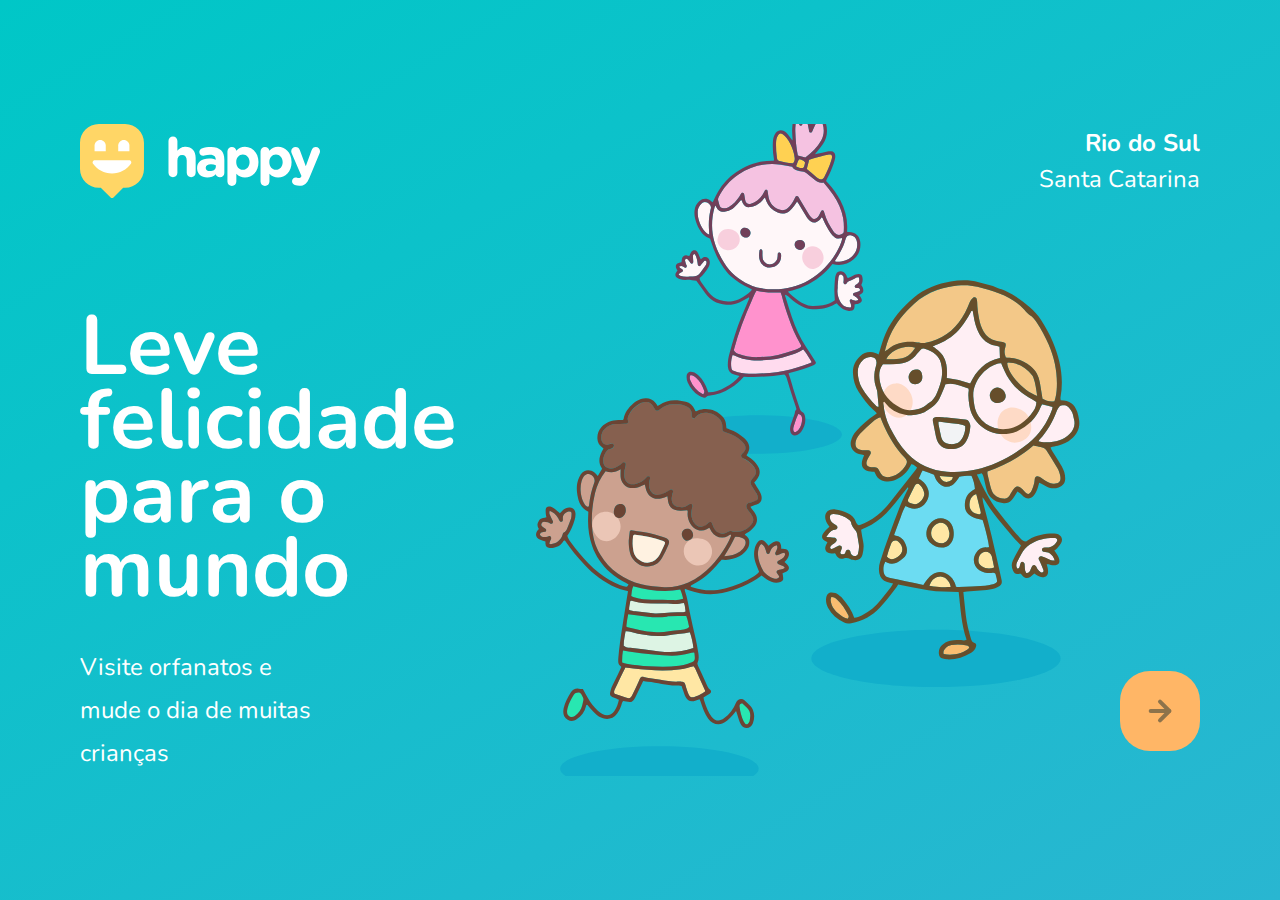
<file: index.html>
<!DOCTYPE html>
<html lang="pt-br">
  <head>
    <meta charset="UTF-8" />
    <meta name="viewport" content="width=device-width, initial-scale=1.0" />
    <title>Happy</title>

    <link rel="icon" href="./public/images/logo-icon.png" />

    <link rel="stylesheet" href="./public/css/main.css" />
    <link rel="stylesheet" href="./public/css/animations.css" />
    <link rel="stylesheet" href="./public/css/page-landing.css" />

    <link
      href="https://fonts.googleapis.com/css2?family=Nunito:wght@400;600;800&display=swap"
      rel="stylesheet"
    />
  </head>
  <body>
    <div id="page-landing">
      <div id="container">
        <header>
          <img class="animate-up" id="logo" src="./public/images/logo.svg" alt="Happy" />

          <div class="location animate-up">
            <strong>Rio do Sul</strong>
            <p>Santa Catarina</p>
          </div>
        </header>

        <main>
          <h1 class="animate-up">Leve felicidade para o mundo</h1>

          <section class="visit">
            <p class="animate-up">
              Visite orfanatos e mude o dia de muitas crianças
            </p>

            <a href="#" title="Visite orfanatos" class="animate-up">
              <img src="./public/images/arrow.svg" alt="Ir para o mapa" />
            </a>
          </section>
        </main>
      </div>
    </div>
  </body>
</html>
</file>
<file: public/css/main.css>
/* 
  display:
  regras para fora da caixa: inline, block;
  regras para dentro da caixa: flex, grid.
*/

* {
    margin: 0;
    padding: 0;
  }
  
  :root {
    font-size: 62.5%;
  }
  
  body {
    height: 100vh;
    color: white;
  }
  
  body, input, button, text-area {
    font: 400 1.8rem/1 'Nunito', 'sans-serif' ;
  }
</file>
<file: public/css/page-landing.css>
#page-landing {
    background: linear-gradient(329.54deg, #29b6d1 0%, #00c7c7 100%) ;
    text-align: center;
    min-height: 100vh;
    display: flex;
  }
  
  #container {
    margin: auto;
    width: min(90%, 112rem);
  }
  
  .location, h1, .visit p {
    height: 16vh;
  }
  
  #logo {
    animation-delay: 50ms;
  }
  
  .location {
    animation-delay: 100ms;
  }

  main h1 {
    animation-delay: 150ms;
    font-size: clamp(4rem, 8vw, 8.4rem);
  }

  .visit p {
    animation-delay: 200ms;
  }
  .visit a {
    
    width: 8rem;
    height: 8rem;
    background: #ffb666;

    border: none;
    border-radius: 3rem;

    display: flex;
    align-items: center;
    justify-content: center;

    margin: auto;

    transition: background 200ms;
    animation-delay: 250ms;
    
  }
  
  .visit a:hover {
    background: #96feff
  }
 
  /*desktop version*/
  @media (min-width: 760px){
    #container{
      padding: 5rem, 2rem; 
      background: url("../images/bg.svg") no-repeat 80% / clamp(30rem, 54vw, 56rem);
      
    }
    header {
        display: flex;
        align-items: center;
        justify-content: space-between;
    }
    .location, h1, .visit p {
      height: initial;
      text-align: initial;
    }
    .location { 
      text-align: right;
      font-size: 2.4rem;
      line-height: 1.5;
    }
    main h1 {
      
      font-weight: bold;
      line-height: 0.88;
      margin: clamp(10%,9vh, 12%) 0 4rem;
      width: min(300px, 80%);
    }
    .visit {
      display: flex;
      align-items: center;
      justify-content:space-between;
    }
    .visit p {
      font-size: 2.4rem;
      line-height: 1.8;
      width: clamp(20rem, 20vw, 30rem);
    }
   .visit a {
     margin: initial;
   }
  }
</file>
<file: public/css/animations.css>
@keyframes up {
    from {
      opacity: 0;
      transform: translateY(16px);
    } 
  
    to {
      opacity: 1;
      transform: translateY(0);
    }
  }
  
  .animate-up {
    animation-name: up;
    animation-duration: 300ms; 
    animation-fill-mode: backwards;
  }
</file>
